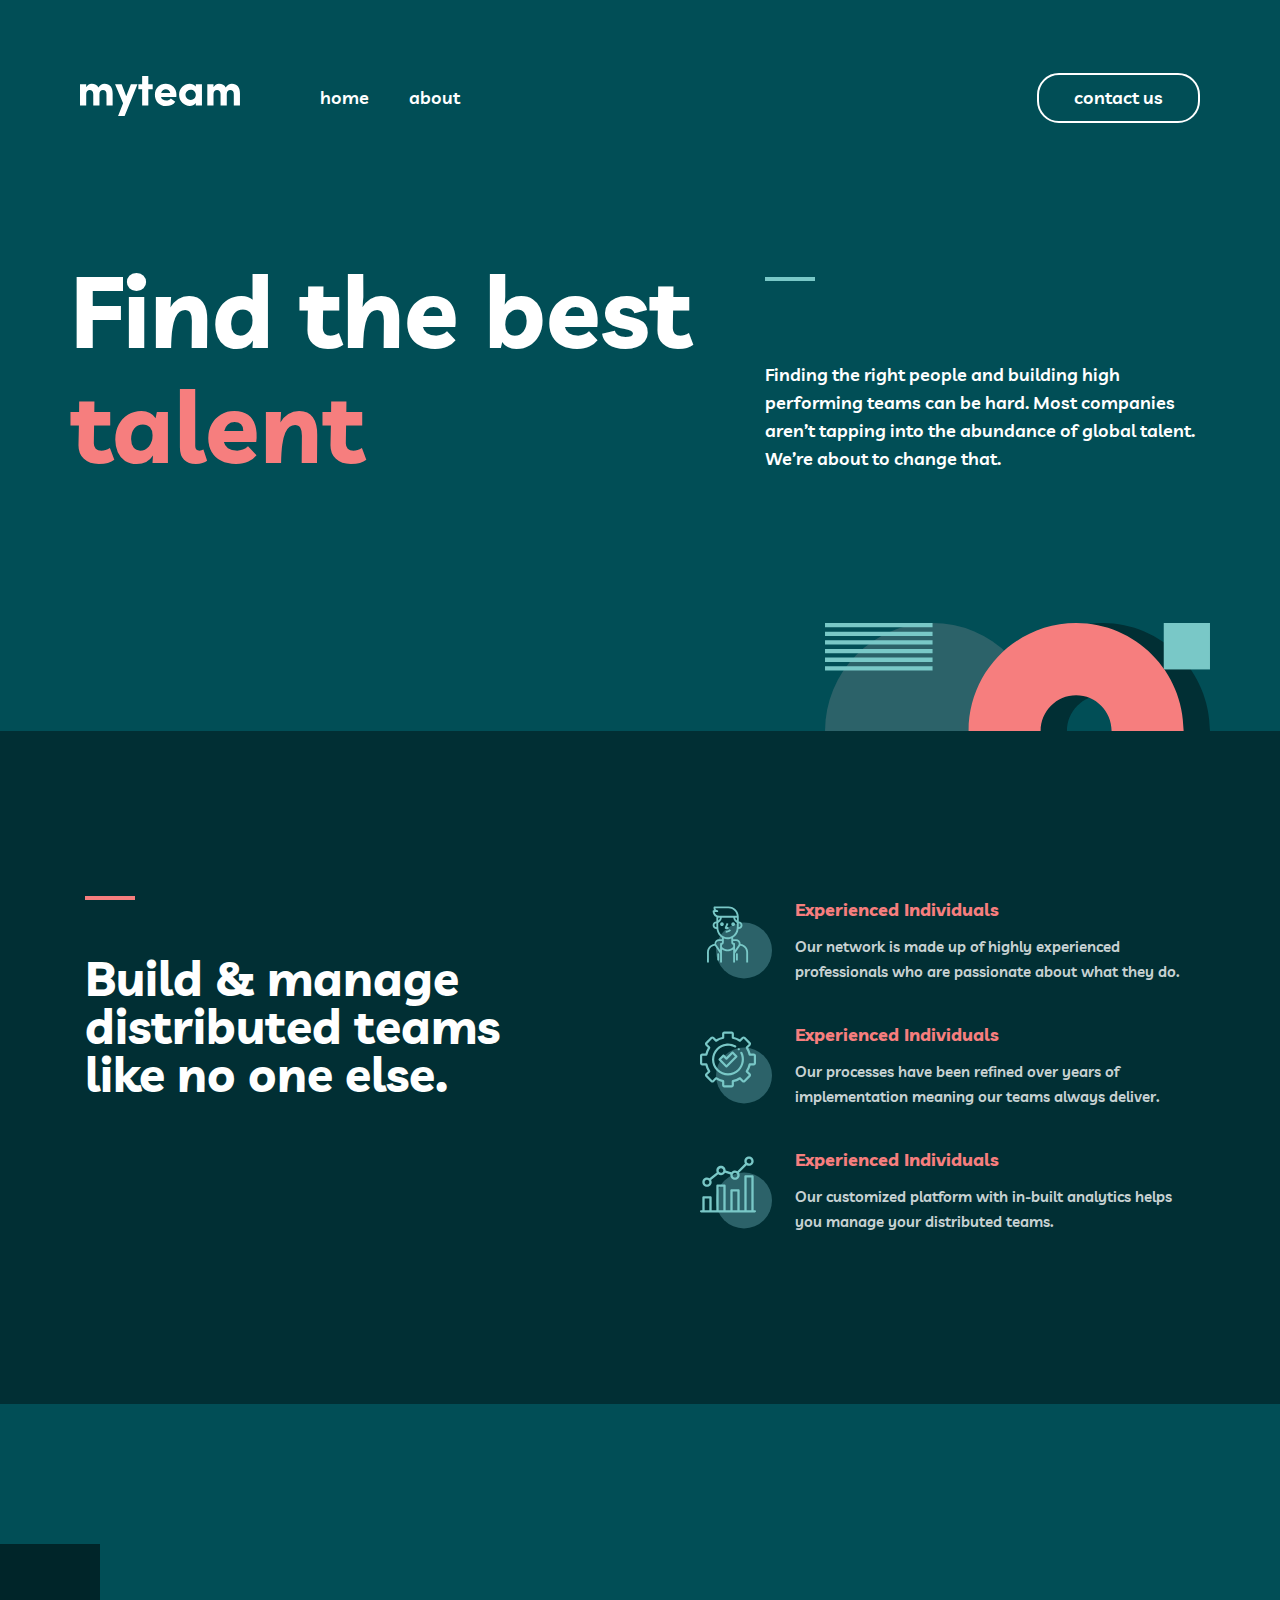
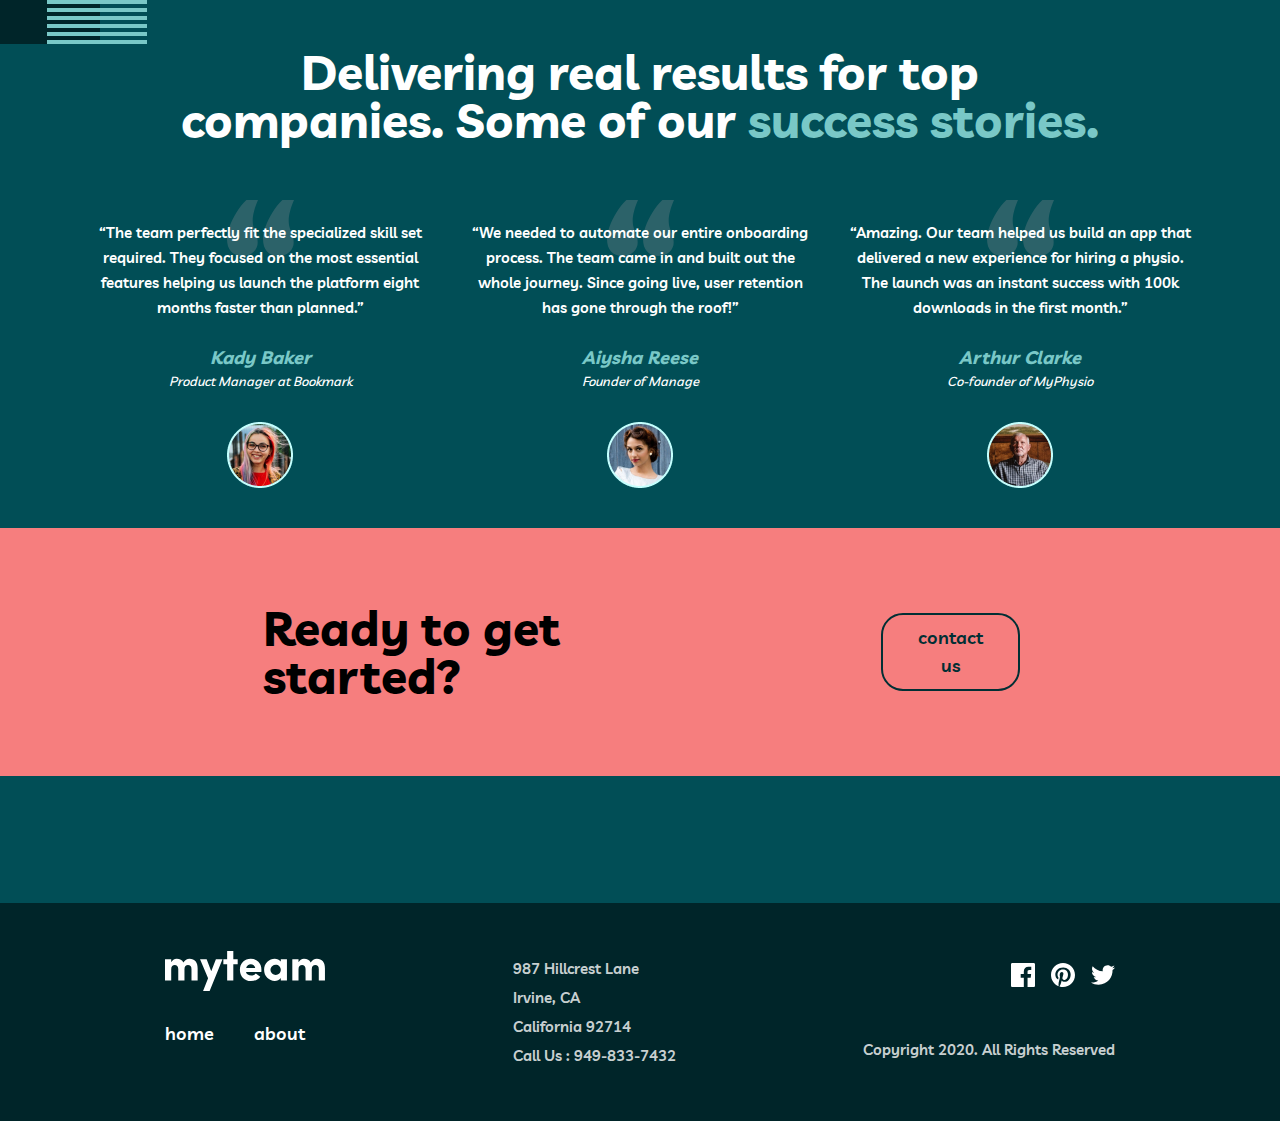
<file: index.html>
<!DOCTYPE html>
<html lang="en">
  <head>
    <meta charset="UTF-8" />
    <meta name="viewport" content="width=device-width, initial-scale=1.0" />
    <title>3-oy-imtihon</title>
    <link rel="stylesheet" href="css/main.css" />
  </head>
  <body>
    <header class="header">
         <div class="container header-container">
        <div class="header-wrapper">
          <div class="logo">
            <a href="./index.html">
              <img src="./images/home-logo.svg" alt="" />
            </a>
          </div>
          <nav class="nav">
            <ul class="nav-list">
              <li class="nav-item">
                <a class="nav-link" href="./index.html">home</a>
              </li>
              <li class="nav-item">
                <a class="nav-link margin" href="./pages/about.html">about</a>
              </li>
            </ul>
          </nav>
          <a href="./pages/contact.html">
            <button class="header-btn">contact us</button>
          </a>
    </header>
    <main class="main-1">
      <div class="container">
        <div class="main-1-container">
          <div class="main-1-title">
            Find the best <span class="main-1-title-span">talent</span>
          </div>
          <div class="main-1-text">
             <hr class="mian-1-text_hr">
             <div class="main-1-text-p">
               Finding the right people and building high performing teams can be hard. Most companies aren’t tapping into the abundance of global talent. We’re about to change that.
             </div>
             <img src="./images/Group7.svg" alt="" class="group7">
          </div>
          </div>
        </div>
      <section class="hero-1">
        <div class="container "> 
        <div class="hero-1-wrapper-1">
          <div class="hero-1-hr-text">
                <hr class="hero-1-hr">
         <div class="hero-1-text">Build & manage distributed teams like no one else.</div>
          </div>
       <div class="hero-1-wrapper-2">
        <div class="home-hero-1-img1">
          <div class="h-img-div1">
              <img src="./images/group9.svg" alt="" >
          <div class="hero-1-text-wrapper">
             <p class="hero-1-text-1">Experienced Individuals<p>
                <p class="hero-1-text-2">
                  Our network is made up of highly experienced professionals who
                  are passionate about what they do.
                 <p>
          </div>
          </div>

        </div>
         <div class="home-hero-1-img2">
          <div class="h-img-div2">
             <img src="./images/group10.svg" alt="">
           <div class="hero-1-text-wrapper">
             <p class="hero-1-text-1">Experienced Individuals<p>
                <p class="hero-1-text-2">
                  Our processes have been refined over years of implementation meaning our teams always deliver.
                 <p>
           </div>
          </div>
        </div>
        <div class="home-hero-1-img3">
           <div class="h-img-div3">
            <img src="./images/group11.svg" alt="">
            <div class="hero-1-text-wrapper">
                <p class="hero-1-text-1">Experienced Individuals<p>
                <p class="hero-1-text-2">
                  Our customized platform with in-built analytics helps you manage your distributed teams.
                 <p>
            </div>
        </div>
        </div>
       </div>
      </div>   
    </div>
      </section>
      <section class="hero-2">    
        <div class="container">
           <img src="./images/hero-2-img1.svg" alt="" class="icon-2">
          <div class="hero-2-wrapper">
            <h2 class="hero-2-title">
              Delivering real results for top <br> companies. Some of our  <span class="hero-2-title-span">success stories.</span>
            </h2>
            <div class="hero-2-box-wrapper">
                    <div class="hero-2-box1">
                      <img src="./images/icon.svg" alt="" class="icon-img">
             <p class="hero-2box1-p1"> “The team perfectly fit the specialized skill set required. They focused on the most essential features helping us launch the platform eight months faster than planned.”</p>
             <p class="hero-2-box1-p2">
            <span class="kady-span"> Kady Baker</span> 
            <br>
           Product Manager at Bookmark
          </p>
                <img src="./images/kady.png" alt="" class="kady">    
            </div>
             <div class="hero-2-box2">
                      <img src="./images/icon.svg" alt="" class="icon-img">
             <p class="hero-2box1-p1">“We needed to automate our entire onboarding process. The team came in and built out the whole journey. Since going live, user retention has gone through the roof!”</p>
             <p class="hero-2-box1-p2">
            <span class="kady-span"> Aiysha Reese</span> 
            <br>
           Founder of Manage
          </p>
          <img src="./images/aisha.png" alt="">
            </div>
             <div class="hero-2-box3">
                      <img src="./images/icon.svg" alt="" class="icon-img">
             <p class="hero-2box1-p1">“Amazing. Our team helped us build an app that delivered a new experience for hiring a physio. The launch was an instant success with 100k downloads in the first month.”</p>
             <p class="hero-2-box1-p2">
            <span class="kady-span"> Arthur Clarke</span> 
            <br>
           Co-founder of MyPhysio
                </p>
                <img src="./images/arthur.png" alt="">
            </div>
            </div>
          </div>
        </div>
      </section>
      <section class="hero-3">
        <div class="container">
          <div class="hero-3-wrapper">
            <h2 class="hero-3-h2">Ready to get started?<h2>
             <a href="./pages/contact.html">
            <button class="hero-3-btn">contact us</button>
          </a>
          </div>
        </div>
      </section>
    </main>
    <footer class="footer-home">
      <div class="container">
        <div class="footer-container">
           <div class="footer-logo">
           <a href="#">
          <img src="./images/home-logo.svg" alt="" class="footer-logo">
        </a>
          <nav class="footer-nav">
            <ul class="footer-nav-list">
              <li class="footer-nav-item">
                <a class="footer-nav-link" href="./index.html">home</a>
              </li>
              <li class="footer-nav-item">
                <a class="footer-nav-link " href="./pages/about.html">about</a>
              </li>
            </ul>
          </nav>
        </div>  
        <div class="footer-royhat">
          <p class="footer-text">987  Hillcrest Lane</p>
          <p class="footer-text">Irvine, CA</p>
         <p class="footer-text"> California 92714</p>
          <p class="footer-text">Call Us : 949-833-7432</p>
        </div>   
        <div class="footer-div-link">
            <div class="footer-link-icon">
              <img src="./images/icon-facebook.svg" alt="">
              <img src="./images/icon-pinterest.svg" alt="">
              <img src="./images/icon-twitter.svg" alt= "">
            </div>
            <div class="footer-link_text">
            <p class="footer-p-text">
              Copyright 2020. All Rights Reserved
            </p>  
            </div>
        </div>
        </div>
      </div>
    </footer>
  </body>
</html>
</file>
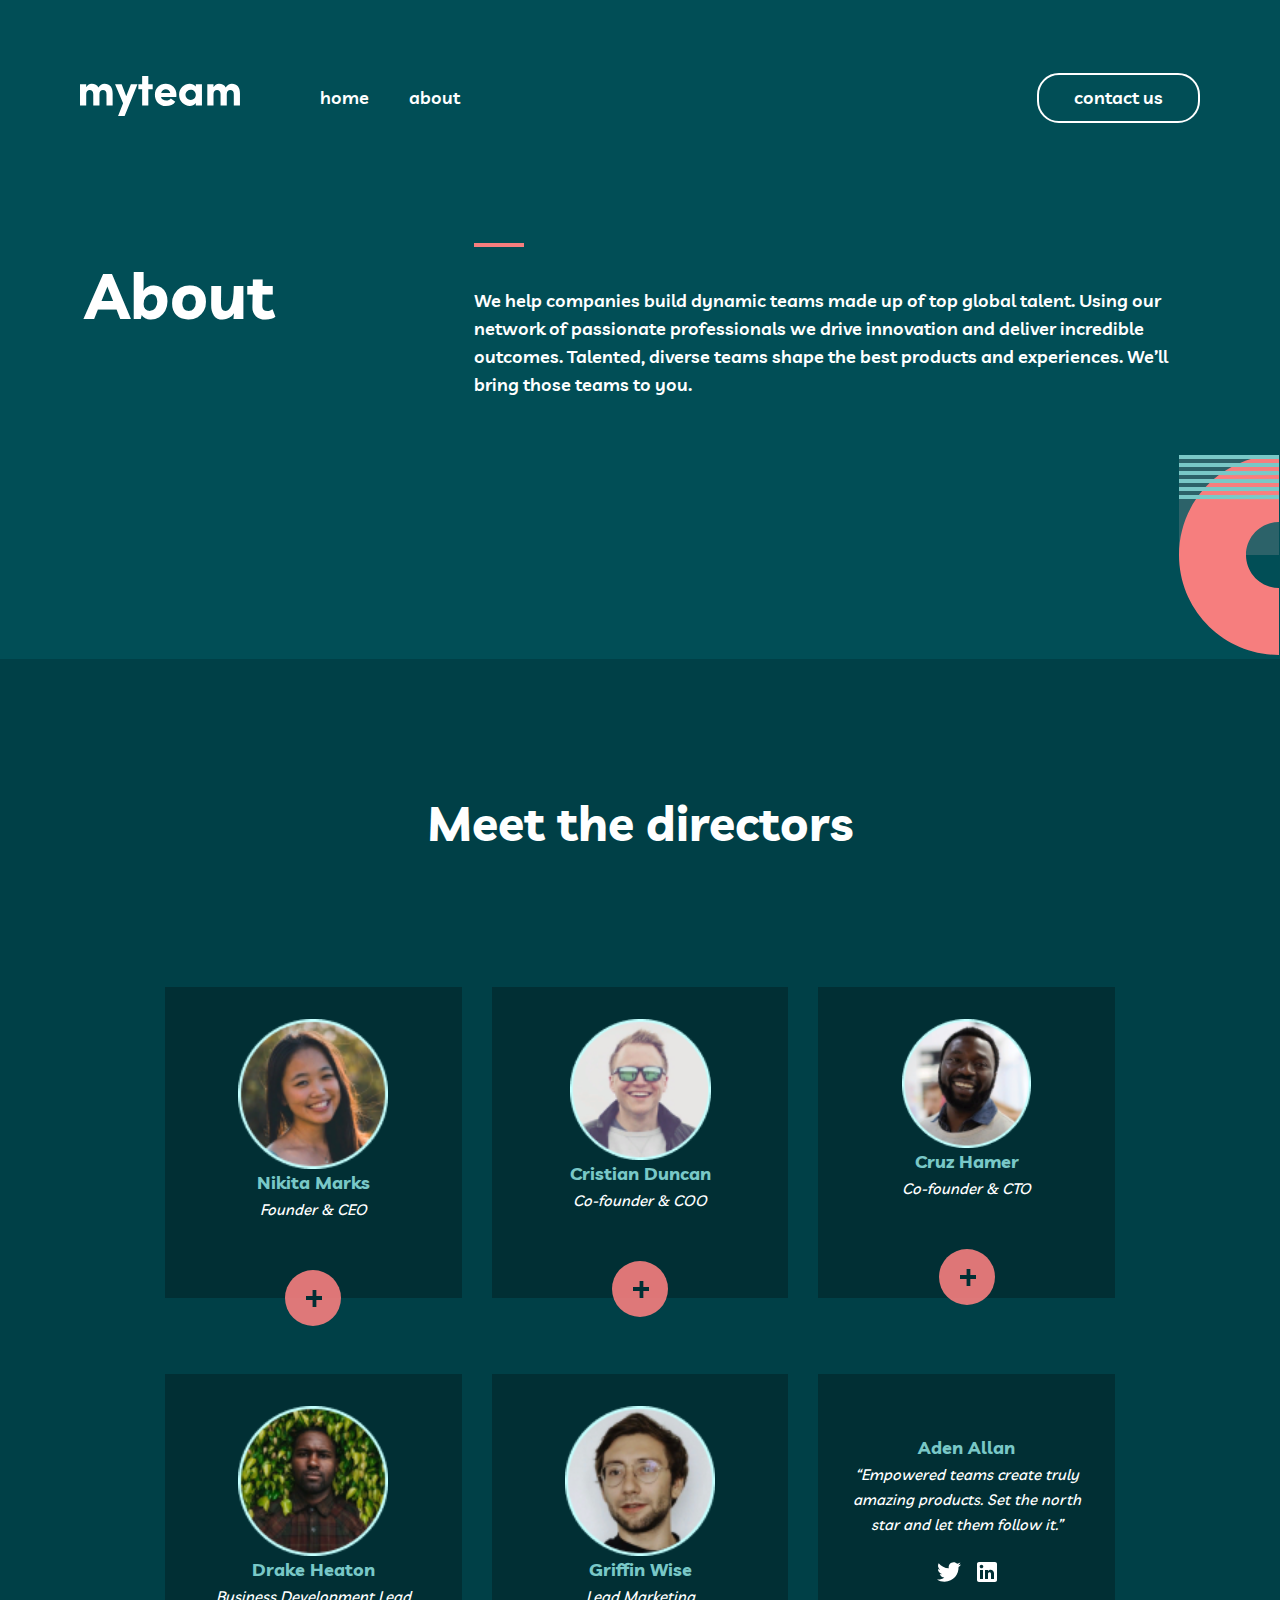
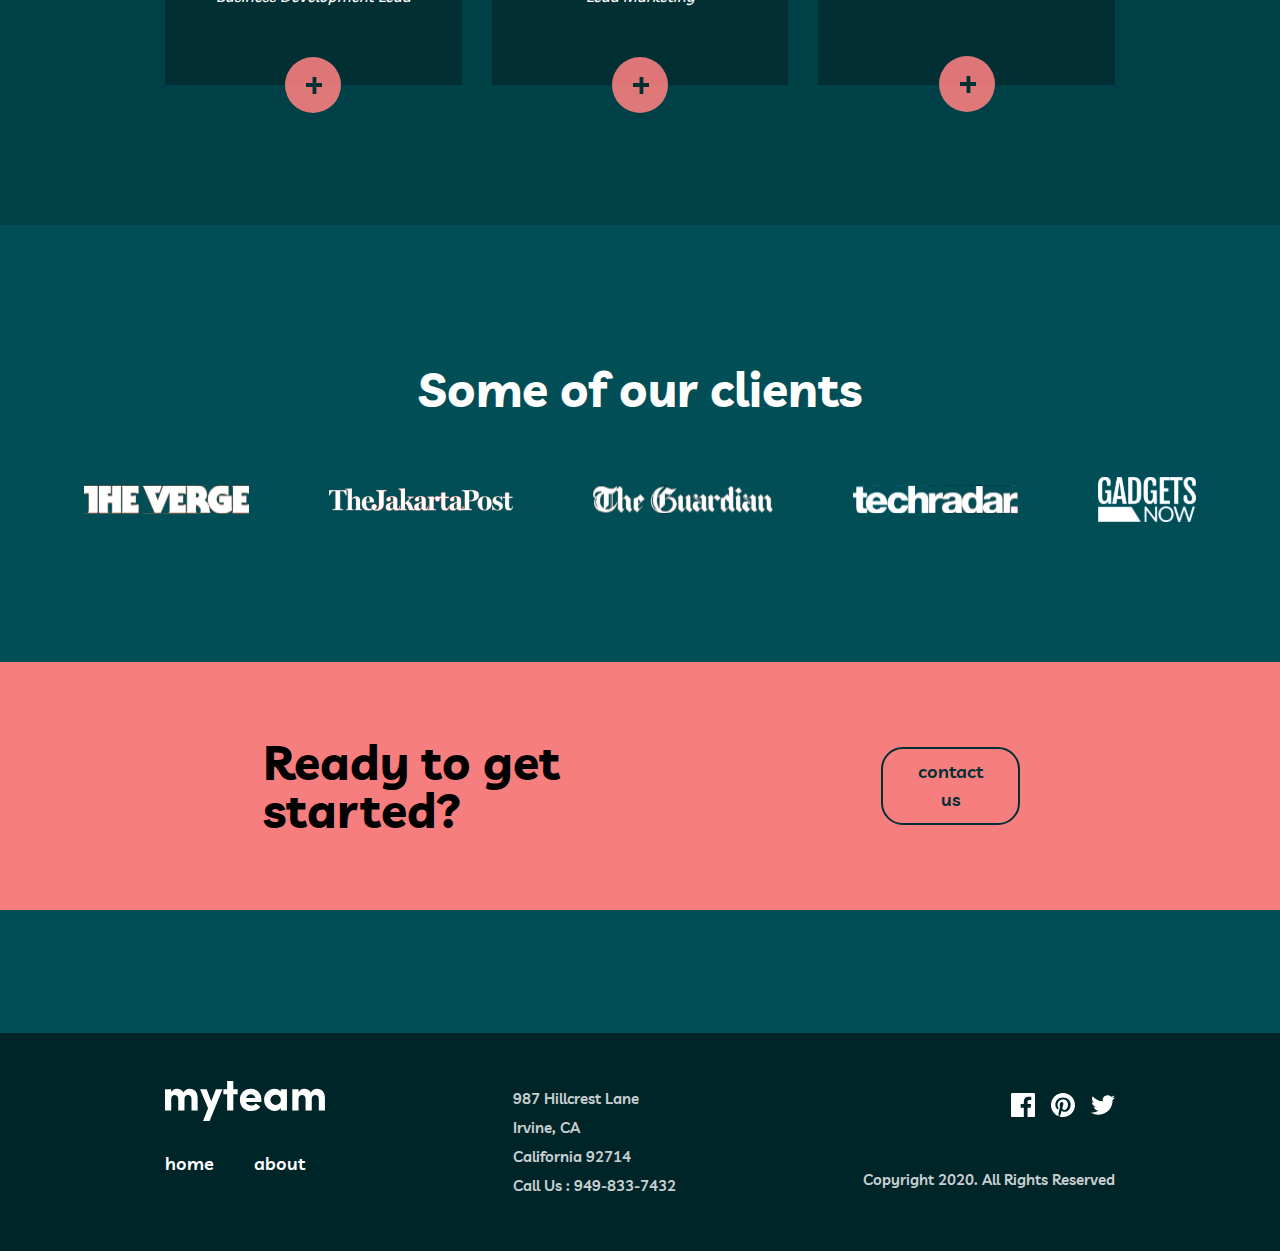
<file: pages/about.html>
<!DOCTYPE html>
<html lang="en">
  <head>
    <meta charset="UTF-8" />
    <meta name="viewport" content="width=device-width, initial-scale=1.0" />
    <title>imtihon-3</title>
    <link rel="stylesheet" href="../css/main.css" />
  </head>
  <body>
     <header class="header-about">
         <div class="container header-about-container">
        <div class="header-about-wrapper">
          <div class="logo-about">
            <a href="/index.html">
              <img src="../images/home-logo.svg" alt="" />
            </a>
          </div>
          <nav class="nav-about">
            <ul class="nav-list-about">
              <li class="nav-item-about">
                <a class="nav-link-about" href="/index.html">home</a>
              </li>
              <li class="nav-item-about">
                <a class="nav-link-about margin" href="/pages/about.html">about</a>
              </li>
            </ul>
          </nav>
          <a href="/pages/contact.html">
            <button class="header-btn-about">contact us</button>
          </a>
    </header>
    <main class="about-main">
     <section class="about-hero-1">
         <div class="container a-main-container">
          <div class="a-main-div1">
              <h2 class="a-hero-title">About</h2>
          </div>
      <div class="a-main-div2">
        <hr class="a-main-hr">
        <div class="a-main-p">We help companies build dynamic teams made up of top global talent. Using our network of passionate professionals we drive innovation and deliver incredible outcomes. Talented, diverse teams shape the best products and experiences. We’ll bring those teams to you.</div>
      </div>
         <img src="../images/Group8-2.svg" alt="" class="about-img1">
      </section>
      <section class="about-hero-2">
        <div class="container a-hero-2-container">
        <div class="a-hero-2-wrapper">
             <h2 class="a-hero-2-title">Meet the directors</h2>
             <div class="box-1-qator">
                <div class="hero-2-box">
             <div class="hero-2-box-wrapperr">
              <img src="../images/nikita.png" alt=""  width="150px">
            <div class="box-1-deck">
              <h2 class="box-1-h2">Nikita Marks</h2>
            <p class="box-1-p"> Founder & CEO  </p>
                </div>
             </div>
             <img src="../images/Group-plus.svg" alt="" class="group-plus">
                                   </div>
          <div class="hero-2-box">
            <div class="hero-2-box2-wrapperr">
              <img src="../images/cristian.png" alt="">
            <div class="box-2-deck">
               <h2 class="box-1-h2">Cristian Duncan</h2>
            <p class="box-1-p">Co-founder & COO</p>
            </div>
            </div>
            <img src="../images/Group-plus.svg" alt="" class="group-plus">
          </div>
           <div class="hero-2-box">
             <div class="hero-2-box3-wrapperr">
              <img src="../images/cruz.png" alt="">
            <div class="box-3deck">
                 <h2 class="box-1-h2">Cruz Hamer</h2>
            <p class="box-1-p">Co-founder & CTO</p>
            </div>
          </div> 
          <img src="../images/Group-plus.svg" alt="" class="group-plus"> 
          </div>
             </div>
            <div class="box-2-qator">
              <div class="hero-2-box">
             <div class="hero-2-box-wrapperr">
              <img src="../images/drake.png" alt=""  width="150px">
            <div class="box-1-deck">
              <h2 class="box-1-h2">Drake Heaton</h2>
            <p class="box-1-p">Business Development Lead</p>
                </div>
             </div>
             <img src="../images/Group-plus.svg" alt="" class="group-plus"></div>
             <div class="hero-2-box">
             <div class="hero-2-box-wrapperr">
              <img src="../images/griffin (1).png" alt=""  width="150px">
            <div class="box-1-deck">
              <h2 class="box-1-h2">Griffin Wise</h2>
            <p class="box-1-p">Lead Marketing</p>
                </div>
             </div>
             <img src="../images/Group-plus.svg" alt="" class="group-plus">
                                   </div>
                                   <div class="hero-2-box">
             <div class="svg-2-box-wrapperr">
            <div class="box-1-deck">
              <h2 class="box-1-h2">Aden Allan</h2>
            <p class="box-1-p">“Empowered teams create truly amazing products. Set the north star and let them follow it.”</p>
                </div>
                <div class="svg-img">
                  <img src="../images/icon-twitter.svg" alt="">
                  <img src="../images/icon-linkedin.svg" alt="">
                </div>
             </div>
             <img src="../images/Group-plus.svg" alt="" class="group-2-img">
                                   </div>
            </div>  
        </div>
        </div>
      </section>
      <section class="about-hero-4">
        <div class="container">
          <div class="about-hero-4-wrapper">
            <h2 class="about-4-wrapper-h2">
              Some of our clients
            </h2>
            <div class="about-hero-4-svg">
              <img src="../images/the-verge1.svg" alt="">
              <img src="../images/the-jakarta-post.svg" alt="">
              <img src="../images/the-guardian.svg" alt="">
              <img src="../images/techradar.svg" alt="">
              <img src="../images/gadgets-now.svg" alt="">
            </div>
          </div>
        </div>
      </section>
        <section class="hero-3">      
          <div class="hero-3-wrapper">
            <h2 class="hero-3-h2">Ready to get started?<h2>
             <a href="../pages/contact.html">
            <button class="hero-3-btn">contact us</button>
          </a>
          </div>
        </div>
          </div>
      </section>
      </div>
    </main>
    <footer class="footer-about">
      <div class="container">
        <div class="footer-container-about">
           <div class="footer-logo">
           <a href="#">
          <img src="../images/home-logo.svg" alt="" class="footer-logo">
        </a>
          <nav class="footer-nav">
            <ul class="footer-nav-list">
              <li class="footer-nav-item">
                <a class="footer-nav-link" href="../index.html">home</a>
              </li>
              <li class="footer-nav-item">
                <a class="footer-nav-link " href="./pages/about.html">about</a>
              </li>
            </ul>
          </nav>
        </div>  
        <div class="footer-royhat">
          <p class="footer-text">987  Hillcrest Lane</p>
          <p class="footer-text">Irvine, CA</p>
         <p class="footer-text"> California 92714</p>
          <p class="footer-text">Call Us : 949-833-7432</p>
        </div>   
        <div class="footer-div-link">
            <div class="footer-link-icon">
              <img src="../images/icon-facebook.svg" alt="">
              <img src="../images/icon-pinterest.svg" alt="">
              <img src="../images/icon-twitter.svg" alt= "">
            </div>
            <div class="footer-link_text">
            <p class="footer-p-text">
              Copyright 2020. All Rights Reserved
            </p>  
            </div>
        </div>
        </div>
      </div>
    </footer>
  </body>
</html>
</file>
<file: css/main.css>
/*
* Prefixed by https://autoprefixer.github.io
* PostCSS: v8.4.14,
* Autoprefixer: v10.4.7
* Browsers: last 4 version
*/
/*! normalize.css v8.0.1 | MIT License | github.com/necolas/normalize.css */
/* Document
   ========================================================================== */
/**
 * 1. Correct the line height in all browsers.
 * 2. Prevent adjustments of font size after orientation changes in iOS.
 */
html {
  line-height: 1.15; /* 1 */
  -webkit-text-size-adjust: 100%; /* 2 */
}

/* Sections
   ========================================================================== */
/**
 * Remove the margin in all browsers.
 */
body {
  margin: 0;
}

/**
 * Render the `main` element consistently in IE.
 */
main {
  display: block;
}

/**
 * Correct the font size and margin on `h1` elements within `section` and
 * `article` contexts in Chrome, Firefox, and Safari.
 */
h1 {
  font-size: 2em;
  margin: 0.67em 0;
}

/* Grouping content
   ========================================================================== */
/**
 * 1. Add the correct box sizing in Firefox.
 * 2. Show the overflow in Edge and IE.
 */
hr {
  box-sizing: content-box; /* 1 */
  height: 0; /* 1 */
  overflow: visible; /* 2 */
}

/**
 * 1. Correct the inheritance and scaling of font size in all browsers.
 * 2. Correct the odd `em` font sizing in all browsers.
 */
pre {
  font-family: monospace, monospace; /* 1 */
  font-size: 1em; /* 2 */
}

/* Text-level semantics
   ========================================================================== */
/**
 * Remove the gray background on active links in IE 10.
 */
a {
  background-color: transparent;
}

/**
 * 1. Remove the bottom border in Chrome 57-
 * 2. Add the correct text decoration in Chrome, Edge, IE, Opera, and Safari.
 */
abbr[title] {
  border-bottom: none; /* 1 */
  text-decoration: underline; /* 2 */
  -webkit-text-decoration: underline dotted;
  text-decoration: underline dotted; /* 2 */
}

/**
 * Add the correct font weight in Chrome, Edge, and Safari.
 */
b,
strong {
  font-weight: bolder;
}

/**
 * 1. Correct the inheritance and scaling of font size in all browsers.
 * 2. Correct the odd `em` font sizing in all browsers.
 */
code,
kbd,
samp {
  font-family: monospace, monospace; /* 1 */
  font-size: 1em; /* 2 */
}

/**
 * Add the correct font size in all browsers.
 */
small {
  font-size: 80%;
}

/**
 * Prevent `sub` and `sup` elements from affecting the line height in
 * all browsers.
 */
sub,
sup {
  font-size: 75%;
  line-height: 0;
  position: relative;
  vertical-align: baseline;
}

sub {
  bottom: -0.25em;
}

sup {
  top: -0.5em;
}

/* Embedded content
   ========================================================================== */
/**
 * Remove the border on images inside links in IE 10.
 */
img {
  border-style: none;
}

/* Forms
   ========================================================================== */
/**
 * 1. Change the font styles in all browsers.
 * 2. Remove the margin in Firefox and Safari.
 */
button,
input,
optgroup,
select,
textarea {
  font-family: inherit; /* 1 */
  font-size: 100%; /* 1 */
  line-height: 1.15; /* 1 */
  margin: 0; /* 2 */
}

/**
 * Show the overflow in IE.
 * 1. Show the overflow in Edge.
 */
button,
input {
  /* 1 */
  overflow: visible;
}

/**
 * Remove the inheritance of text transform in Edge, Firefox, and IE.
 * 1. Remove the inheritance of text transform in Firefox.
 */
button,
select {
  /* 1 */
  text-transform: none;
}

/**
 * Correct the inability to style clickable types in iOS and Safari.
 */
button,
[type=button],
[type=reset],
[type=submit] {
  -webkit-appearance: button;
}

/**
 * Remove the inner border and padding in Firefox.
 */
button::-moz-focus-inner,
[type=button]::-moz-focus-inner,
[type=reset]::-moz-focus-inner,
[type=submit]::-moz-focus-inner {
  border-style: none;
  padding: 0;
}

/**
 * Restore the focus styles unset by the previous rule.
 */
button:-moz-focusring,
[type=button]:-moz-focusring,
[type=reset]:-moz-focusring,
[type=submit]:-moz-focusring {
  outline: 1px dotted ButtonText;
}

/**
 * Correct the padding in Firefox.
 */
fieldset {
  padding: 0.35em 0.75em 0.625em;
}

/**
 * 1. Correct the text wrapping in Edge and IE.
 * 2. Correct the color inheritance from `fieldset` elements in IE.
 * 3. Remove the padding so developers are not caught out when they zero out
 *    `fieldset` elements in all browsers.
 */
legend {
  box-sizing: border-box; /* 1 */
  color: inherit; /* 2 */
  display: table; /* 1 */
  max-width: 100%; /* 1 */
  padding: 0; /* 3 */
  white-space: normal; /* 1 */
}

/**
 * Add the correct vertical alignment in Chrome, Firefox, and Opera.
 */
progress {
  vertical-align: baseline;
}

/**
 * Remove the default vertical scrollbar in IE 10+.
 */
textarea {
  overflow: auto;
}

/**
 * 1. Add the correct box sizing in IE 10.
 * 2. Remove the padding in IE 10.
 */
[type=checkbox],
[type=radio] {
  box-sizing: border-box; /* 1 */
  padding: 0; /* 2 */
}

/**
 * Correct the cursor style of increment and decrement buttons in Chrome.
 */
[type=number]::-webkit-inner-spin-button,
[type=number]::-webkit-outer-spin-button {
  height: auto;
}

/**
 * 1. Correct the odd appearance in Chrome and Safari.
 * 2. Correct the outline style in Safari.
 */
[type=search] {
  -webkit-appearance: textfield; /* 1 */
  outline-offset: -2px; /* 2 */
}

/**
 * Remove the inner padding in Chrome and Safari on macOS.
 */
[type=search]::-webkit-search-decoration {
  -webkit-appearance: none;
}

/**
 * 1. Correct the inability to style clickable types in iOS and Safari.
 * 2. Change font properties to `inherit` in Safari.
 */
::-webkit-file-upload-button {
  -webkit-appearance: button; /* 1 */
  font: inherit; /* 2 */
}

/* Interactive
   ========================================================================== */
/*
 * Add the correct display in Edge, IE 10+, and Firefox.
 */
details {
  display: block;
}

/*
 * Add the correct display in all browsers.
 */
summary {
  display: list-item;
}

/* Misc
   ========================================================================== */
/**
 * Add the correct display in IE 10+.
 */
template {
  display: none;
}

/**
 * Add the correct display in IE 10.
 */
[hidden] {
  display: none;
}

* {
  margin: 0;
  padding: 0;
  box-sizing: border-box;
}

html {
  height: 100%;
  scroll-behavior: smooth;
}

body {
  display: flex;
  flex-direction: column;
  height: 100%;
  background-color: #014e56;
}

main {
  height: 100%;
  flex-grow: 1;
}

ul,
ol {
  list-style: none;
}

a {
  text-decoration: none;
  color: inherit;
}

.container {
  width: 100%;
  max-width: 1770px;
  margin: 0 auto;
}

/* livvic-100 - latin */
@font-face {
  font-display: swap; /* Check https://developer.mozilla.org/en-US/docs/Web/CSS/@font-face/font-display for other options. */
  font-family: "Livvic";
  font-style: normal;
  font-weight: 100;
  src: url("../fonts/livvic-v14-latin-100.woff2") format("woff2"); /* Chrome 36+, Opera 23+, Firefox 39+, Safari 12+, iOS 10+ */
}
/* livvic-200 - latin */
@font-face {
  font-display: swap; /* Check https://developer.mozilla.org/en-US/docs/Web/CSS/@font-face/font-display for other options. */
  font-family: "Livvic";
  font-style: normal;
  font-weight: 200;
  src: url("../fonts/livvic-v14-latin-200.woff2") format("woff2"); /* Chrome 36+, Opera 23+, Firefox 39+, Safari 12+, iOS 10+ */
}
/* livvic-300 - latin */
@font-face {
  font-display: swap; /* Check https://developer.mozilla.org/en-US/docs/Web/CSS/@font-face/font-display for other options. */
  font-family: "Livvic";
  font-style: normal;
  font-weight: 300;
  src: url("../fonts/livvic-v14-latin-300.woff2") format("woff2"); /* Chrome 36+, Opera 23+, Firefox 39+, Safari 12+, iOS 10+ */
}
/* livvic-regular - latin */
@font-face {
  font-display: swap; /* Check https://developer.mozilla.org/en-US/docs/Web/CSS/@font-face/font-display for other options. */
  font-family: "Livvic";
  font-style: normal;
  font-weight: 400;
  src: url("../fonts/livvic-v14-latin-regular.woff2") format("woff2"); /* Chrome 36+, Opera 23+, Firefox 39+, Safari 12+, iOS 10+ */
}
/* livvic-500 - latin */
@font-face {
  font-display: swap; /* Check https://developer.mozilla.org/en-US/docs/Web/CSS/@font-face/font-display for other options. */
  font-family: "Livvic";
  font-style: normal;
  font-weight: 500;
  src: url("../fonts/livvic-v14-latin-500.woff2") format("woff2"); /* Chrome 36+, Opera 23+, Firefox 39+, Safari 12+, iOS 10+ */
}
/* livvic-600 - latin */
@font-face {
  font-display: swap; /* Check https://developer.mozilla.org/en-US/docs/Web/CSS/@font-face/font-display for other options. */
  font-family: "Livvic";
  font-style: normal;
  font-weight: 600;
  src: url("../fonts/livvic-v14-latin-600.woff2") format("woff2"); /* Chrome 36+, Opera 23+, Firefox 39+, Safari 12+, iOS 10+ */
}
/* livvic-700 - latin */
@font-face {
  font-display: swap; /* Check https://developer.mozilla.org/en-US/docs/Web/CSS/@font-face/font-display for other options. */
  font-family: "Livvic";
  font-style: normal;
  font-weight: 700;
  src: url("../fonts/livvic-v14-latin-700.woff2") format("woff2"); /* Chrome 36+, Opera 23+, Firefox 39+, Safari 12+, iOS 10+ */
}
/* livvic-900 - latin */
@font-face {
  font-display: swap; /* Check https://developer.mozilla.org/en-US/docs/Web/CSS/@font-face/font-display for other options. */
  font-family: "Livvic";
  font-style: normal;
  font-weight: 900;
  src: url("../fonts/livvic-v14-latin-900.woff2") format("woff2"); /* Chrome 36+, Opera 23+, Firefox 39+, Safari 12+, iOS 10+ */
}
.header-container {
  display: flex;
  align-items: center;
}
@media screen and (max-width: 1050px) {
  .header-container.container {
    width: 100%;
    max-width: 689px;
    margin: 0 auto;
  }
  .header-container .margin {
    margin: 0 auto;
    margin-right: 120px;
  }
}

.header-wrapper {
  display: flex;
  align-items: center;
  justify-content: center;
  margin: 0 auto;
}

.logo {
  margin-right: 80px;
}

.nav-list {
  display: flex;
  gap: 40px;
}

.nav-link {
  font-family: "Livvic";
  font-size: 18px;
  font-weight: 600;
  line-height: 28px;
  color: #fff;
}

.nav-link:hover {
  color: #f67e7e;
}

.nav-link:active {
  color: blue;
}

.header-btn {
  font-family: "Livvic";
  font-size: 18px;
  font-weight: 600;
  line-height: 28px;
  color: #fff;
  border: 2px solid #fff;
  padding-top: 9px;
  padding-bottom: 9px;
  padding-inline: 35px;
  background-color: transparent;
  border-radius: 22px;
}

.header-btn:hover {
  background-color: #fff;
  color: #014e56;
}

.margin {
  margin-right: 577px;
}

.footer-home {
  margin-top: 1350px;
  background-color: #002529;
}

.footer-container {
  width: 100%;
  max-width: 1310px;
  display: flex;
  align-items: center;
  justify-content: space-between;
  margin: 0 auto;
  padding: 48px 165px;
}

.footer-logo {
  margin-bottom: 25px;
}

.footer-royhat {
  display: flex;
  flex-direction: column;
  gap: 4px;
  font-family: "Livvic";
  font-size: 15px;
  font-weight: 600;
  line-height: 25px;
  color: rgba(255, 255, 255, 0.8);
}

.footer-nav-link:hover {
  color: #f67e7e;
}

.footer-text:hover {
  color: #954888;
}

.footer-text:active {
  color: green;
}

.footer-nav-link:active {
  color: chocolate;
}

.footer-nav-list {
  display: flex;
  gap: 40px;
  font-family: "Livvic";
  font-size: 18px;
  font-weight: 600;
  line-height: 28px;
  color: #fff;
}

.footer-div-link {
  display: flex;
  flex-direction: column;
  align-items: end;
  gap: 50px;
}

.footer-p-text {
  font-family: "Livvic";
  font-size: 15px;
  font-weight: 600;
  line-height: 25px;
  color: rgba(255, 255, 255, 0.8);
}

.footer-p-text:hover {
  color: #f67e7e;
}

.footer-link-icon {
  display: flex;
  gap: 20px;
}

.footer-p-text:active {
  color: cadetblue;
}

.main-1-container {
  width: 100%;
  max-width: 1600px;
  display: flex;
  justify-content: center;
  margin: 0 auto;
  gap: 60px;
}
@media screen and (max-width: 1050px) {
  .main-1-container {
    width: 100%;
    max-width: 683px;
    margin: 0 auto;
    display: flex;
    flex-direction: column;
    justify-content: center;
    align-items: center;
    margin-top: 112px;
  }
  .main-1-container .main-text {
    display: flex;
    flex-direction: column;
    justify-content: center;
    text-align: center;
  }
  .main-1-container .mian-1-text_hr {
    display: none;
  }
  .main-1-container .group7 {
    margin: 0;
  }
  .main-1-container .main-1-text-p {
    text-align: center;
    margin-bottom: 250px;
  }
  .main-1-container .main-1-title {
    width: 100%;
    max-width: 600px;
    text-align: center;
  }
}

.main-1-img {
  margin-right: 65px;
}

.hero-1 {
  background-color: #012f34;
}

.main-1-title {
  width: 100%;
  max-width: 635px;
  font-family: "Livvic";
  font-size: 100px;
  font-weight: 700;
  color: #fff;
}

.main-1-text {
  display: flex;
  flex-direction: column;
}

.main-1-text-p {
  width: 445px;
  font-family: "Livvic";
  font-size: 18px;
  font-weight: 600;
  line-height: 28px;
  color: #fff;
  margin-bottom: 150px;
}

.main-1-title-span {
  color: #f67e7e;
}

.mian-1-text_hr {
  margin-top: 24px;
  margin-bottom: 80px;
  width: 50px;
  height: 4px;
  background-color: #79c8c7;
  border: 0;
}

.group7 {
  margin-left: 60px;
}

.hero-1-wrapper-1 {
  display: flex;
  justify-content: center;
  margin: 0 auto;
  width: 100%;
  max-width: 1110px;
  gap: 125px;
  padding: 165px 0;
  margin-bottom: 140px;
}
@media screen and (max-width: 1050px) {
  .hero-1-wrapper-1 {
    width: 100%;
    max-width: 440px;
    display: flex;
    flex-direction: column;
    justify-content: center;
    margin: 0 auto;
    gap: 64px;
    padding-top: 100px;
  }
  .hero-1-wrapper-1 .hero-1-wrapper-2 {
    width: 100%;
    max-width: 587px;
    display: flex;
    flex-direction: column;
    margin: 0 auto;
  }
  .hero-1-wrapper-1 .hero-1-text-1 {
    font-size: 18px;
  }
  .hero-1-wrapper-1 .hero-1-text-2 {
    width: 100%;
    max-width: 468px;
    font-size: 15px;
  }
}

.hero-1-wrapper-2 {
  display: flex;
  flex-direction: column;
  gap: 32px;
}

.h-img-div1 {
  display: flex;
  gap: 23px;
}

.h-img-div2 {
  display: flex;
  gap: 23px;
}

.h-img-div3 {
  display: flex;
  gap: 23px;
}

.hero-1-text-wrapper {
  display: flex;
  flex-direction: column;
  gap: 5px;
}

.hero-1-hr-text {
  display: flex;
  flex-direction: column;
  gap: 54px;
}

.hero-1-hr {
  width: 50px;
  height: 4px;
  background-color: #f67e7e;
  border: 0;
}

.hero-1-text {
  font-family: "Livvic";
  font-size: 48px;
  font-weight: 700;
  line-height: 48px;
  color: #fff;
}

.hero-1-text-1 {
  font-family: "Livvic";
  font-size: 18px;
  font-weight: 700;
  line-height: 28px;
  color: #f67e7e;
}

.hero-1-text-2 {
  width: 400px;
  font-family: "Livvic";
  font-size: 15px;
  font-weight: 600;
  line-height: 25px;
  color: rgba(255, 255, 255, 0.8);
}

.home-hero-1-img1 {
  display: flex;
}

.home-hero-1-img2 {
  display: flex;
}

.home-hero-1-img3 {
  display: flex;
}

.hero-2-wrapper {
  display: flex;
  flex-direction: column;
  margin: 0 auto;
  gap: 56px;
}

.hero-2-box-wrapper {
  display: flex;
  align-items: center;
  justify-content: center;
  gap: 30px;
  margin-bottom: 40px;
}

.hero-2-title {
  font-family: "Livvic";
  font-size: 48px;
  font-weight: 700;
  line-height: 48px;
  text-align: center;
  color: #fff;
}

.hero-2-title-span {
  color: #79c8c7;
}

.hero-2-box1 {
  display: flex;
  flex-direction: column;
  align-items: center;
  top: -56px;
}

.hero-2-box2 {
  display: flex;
  flex-direction: column;
  align-items: center;
}

.hero-2-box3 {
  display: flex;
  flex-direction: column;
  align-items: center;
  top: 56px;
}

.hero-2box1-p1 {
  width: 350px;
  font-family: "Livvic";
  font-size: 15px;
  font-weight: 600;
  line-height: 25px;
  text-align: center;
  color: #fff;
  margin-bottom: 24px;
  margin-top: -36px;
}

.hero-2-box1-p2 {
  width: 350px;
  font-family: "Livvic";
  font-size: 13px;
  font-style: italic;
  font-weight: 500;
  line-height: 18px;
  letter-spacing: 0px;
  text-align: center;
  color: #fff;
  margin-bottom: 32px;
}

.kady-span {
  font-family: "Livvic";
  font-size: 18px;
  font-weight: 700;
  line-height: 28px;
  letter-spacing: 0px;
  text-align: center;
  color: #79c8c7;
}

.kady {
  display: flex;
}

.icon-img {
  width: 67px;
  height: 56px;
}

.hero-3 {
  background-color: #f67e7e;
}

.hero-3-btn {
  font-family: "Livvic";
  font-size: 18px;
  font-weight: 600;
  line-height: 28px;
  color: #012f34;
  border: 2px solid #012f34;
  padding-top: 9px;
  padding-bottom: 9px;
  padding-inline: 35px;
  background-color: transparent;
  border-radius: 22px;
}

.hero-3-wrapper {
  width: 100%;
  max-width: 1600px;
  display: flex;
  align-items: center;
  justify-content: center;
  gap: 200px;
  padding-top: 76px;
  padding-bottom: 76px;
  padding-left: 263px;
  padding-right: 260px;
}

.hero-3-h2 {
  font-family: "Livvic";
  font-size: 48px;
  font-weight: 700;
  line-height: 48px;
}

.hero-3-img {
  bottom: 0;
}

.header-container {
  display: flex;
  align-items: center;
  padding-top: 73px;
  margin-bottom: 130px;
}

.header-wrapper {
  display: flex;
  align-items: center;
  justify-content: center;
  margin: 0 auto;
}

.logo {
  margin-right: 80px;
}

.nav-list {
  display: flex;
  gap: 40px;
}

.nav-link {
  font-family: "Livvic";
  font-size: 18px;
  font-weight: 600;
  line-height: 28px;
  color: #fff;
}

.header-btn {
  font-family: "Livvic";
  font-size: 18px;
  font-weight: 600;
  line-height: 28px;
  color: #fff;
  border: 2px solid #fff;
  padding-top: 9px;
  padding-bottom: 9px;
  padding-inline: 35px;
  background-color: transparent;
  border-radius: 22px;
}

.margin {
  margin-right: 577px;
}

.header-about-container {
  display: flex;
  align-items: center;
  padding-top: 73px;
  margin-bottom: 120px;
}

.header-about-wrapper {
  display: flex;
  align-items: center;
  justify-content: center;
  margin: 0 auto;
}

.logo-about {
  margin-right: 80px;
}

.nav-list-about {
  display: flex;
  gap: 40px;
}

.nav-link-about {
  font-family: "Livvic";
  font-size: 18px;
  font-weight: 600;
  line-height: 28px;
  color: #fff;
}

.nav-link-about:hover {
  color: #f67e7e;
}

.nav-link-about:active {
  color: darkgoldenrod;
}

.header-btn-about {
  font-family: "Livvic";
  font-size: 18px;
  font-weight: 600;
  line-height: 28px;
  color: #fff;
  border: 2px solid #fff;
  padding-top: 9px;
  padding-bottom: 9px;
  padding-inline: 35px;
  background-color: transparent;
  border-radius: 22px;
}

.header-btn-about:hover {
  background-color: #fff;
  color: #014e56;
}

.margin {
  margin-right: 577px;
}

.a-main-container {
  width: 100%;
  max-width: 1110px;
}

.a-main-container {
  display: flex;
  gap: 200px;
  margin-bottom: 120px;
}

.about-hero-1 {
  padding-bottom: 140px;
}

.a-hero-title {
  font-family: "Livvic";
  font-size: 64px;
  font-weight: 700;
  line-height: 105px;
  color: #fff;
}

.a-main-div2 {
  display: flex;
  flex-direction: column;
  gap: 40px;
}

.a-main-hr {
  width: 50px;
  height: 4px;
  background-color: #f67e7e;
  border: 0;
}

.a-main-p {
  width: 100%;
  max-width: 730px;
  font-family: "Livvic";
  font-size: 18px;
  font-weight: 600;
  line-height: 28px;
  color: #fff;
}

.about-img1 {
  position: absolute;
  right: 1px;
  top: 455px;
}

.a-hero-2-container {
  width: 100%;
  max-width: 1500px;
  padding: 140px 165px;
}

.about-hero-2 {
  background-color: #004047;
}

.a-hero-2-wrapper {
  display: flex;
  justify-content: center;
  flex-direction: column;
  gap: 76px;
}

.a-hero-2-title {
  text-align: center;
  margin-bottom: 64px;
  font-family: Livvic;
  font-size: 48px;
  font-weight: 700;
  line-height: 48px;
  color: #fff;
}

.box-1-qator {
  display: flex;
  gap: 30px;
}

.box-2-qator {
  display: flex;
  gap: 30px;
}

.hero-2-box {
  display: flex;
  flex-direction: column;
  gap: 16px;
  align-items: center;
  width: 350px;
  background-color: #012f34;
}

.box-1-deck {
  display: flex;
  flex-direction: column;
}

.box-1-h2 {
  text-align: center;
  font-family: "Livvic";
  font-size: 18px;
  font-weight: 700;
  line-height: 28px;
  text-align: center;
  color: #79c8c7;
}

.box-1-p {
  text-align: center;
  font-family: "Livvic";
  font-size: 15px;
  font-style: italic;
  font-weight: 500;
  line-height: 25px;
  text-align: center;
  color: #fff;
}

.hero-2-box-wrapperr {
  display: flex;
  flex-direction: column;
  align-items: center;
  padding: 32px 24px;
}

.hero-2-box2-wrapperr {
  display: flex;
  flex-direction: column;
  padding: 32px 24px;
}

.hero-2-box3-wrapperr {
  display: flex;
  flex-direction: column;
  padding: 32px 24px;
}

.svg-2-box-wrapperr {
  display: flex;
  flex-direction: column;
  align-items: center;
  gap: 25px;
  padding-top: 60px;
  padding-inline: 24px;
  margin-bottom: 58px;
}

.group-2-img {
  margin-bottom: -100px;
}

.svg-img {
  display: flex;
  gap: 16px;
}

.group-plus {
  margin-bottom: -28px;
}

.hero-3 {
  background-color: #f67e7e;
}

.hero-3-btn {
  font-family: "Livvic";
  font-size: 18px;
  font-weight: 600;
  line-height: 28px;
  color: #012f34;
  border: 2px solid #012f34;
  padding-top: 9px;
  padding-bottom: 9px;
  padding-inline: 35px;
  background-color: transparent;
  border-radius: 22px;
}

.hero-3-btn:hover {
  color: #f67e7e;
  background-color: #fff;
}

.hero-3-wrapper {
  display: flex;
  align-items: center;
  justify-content: center;
  gap: 200px;
  padding-top: 76px;
  padding-bottom: 76px;
  padding-left: 263px;
  padding-right: 260px;
}

.hero-3-h2 {
  font-family: "Livvic";
  font-size: 48px;
  font-weight: 700;
  line-height: 48px;
}

.hero-3-img {
  bottom: 0;
}

.about-hero-4-wrapper {
  margin: 0 auto;
  display: flex;
  flex-direction: column;
  align-items: center;
  justify-content: center;
  padding-top: 140px;
  gap: 64px;
  margin-bottom: 140px;
}

.about-hero-4-svg {
  display: flex;
  gap: 80px;
}

.about-4-wrapper-h2 {
  font-family: "Livvic";
  font-size: 48px;
  font-weight: 700;
  line-height: 48px;
  text-align: center;
  color: #fff;
}

.footer-about {
  margin-top: 1490px;
  background-color: #002529;
}

.footer-container-about {
  width: 100%;
  max-width: 1310px;
  display: flex;
  align-items: center;
  justify-content: space-between;
  margin: 0 auto;
  padding: 48px 165px;
}

.footer-logo {
  margin-bottom: 25px;
}

.footer-royhat {
  display: flex;
  flex-direction: column;
  gap: 4px;
  font-family: "Livvic";
  font-size: 15px;
  font-weight: 600;
  line-height: 25px;
  color: rgba(255, 255, 255, 0.8);
}

.footer-nav-list {
  display: flex;
  gap: 40px;
  font-family: "Livvic";
  font-size: 18px;
  font-weight: 600;
  line-height: 28px;
  color: #fff;
}

.footer-div-link {
  display: flex;
  flex-direction: column;
  align-items: end;
}

.footer-p-text {
  font-family: "Livvic";
  font-size: 15px;
  font-weight: 600;
  line-height: 25px;
  color: rgba(255, 255, 255, 0.8);
}

.footer-link-icon {
  display: flex;
  gap: 16px;
}

.header-contact-container {
  display: flex;
  align-items: center;
  padding-top: 73px;
  margin-bottom: 120px;
}

.header-contact-wrapper {
  display: flex;
  align-items: center;
  justify-content: center;
  margin: 0 auto;
}

.logo-contact {
  margin-right: 80px;
}

.nav-list-contact {
  display: flex;
  gap: 40px;
}

.nav-link-contact {
  font-family: "Livvic";
  font-size: 18px;
  font-weight: 600;
  line-height: 28px;
  color: #fff;
}

.header-btn-contact {
  font-family: "Livvic";
  font-size: 18px;
  font-weight: 600;
  line-height: 28px;
  color: #fff;
  border: 2px solid #fff;
  padding-top: 9px;
  padding-bottom: 9px;
  padding-inline: 35px;
  background-color: transparent;
  border-radius: 22px;
}

.header-btn-contact:hover {
  color: #004047;
  background-color: #fff;
}

.margin {
  margin-right: 577px;
}

.nav-link-contact:hover {
  color: #f67e7e;
}

.nav-link-contact:active {
  color: blue;
}

.contact-main-container {
  display: flex;
  flex-direction: column;
  align-items: center;
  justify-content: center;
  margin: 0 auto;
  gap: 30px;
  margin-bottom: 120px;
}

.contact-h2 {
  font-family: "Livvic";
  font-size: 64px;
  font-weight: 700;
  line-height: 100px;
  color: #fff;
}

.contact-p {
  font-family: "Livvic";
  font-size: 32px;
  font-weight: 700;
  line-height: 48px;
  color: #f67e7e;
  margin-bottom: 32px;
}

.contact-wrapper-1 {
  display: flex;
}

.wraaper-1 {
  display: flex;
  flex-direction: column;
  margin-right: 120px;
}

.img-1-teks {
  display: flex;
  align-items: center;
  gap: 24px;
}

.teks {
  font-family: "Livvic";
  font-size: 18px;
  font-weight: 700;
  line-height: 28px;
  color: #fff;
}

.img-2-teks {
  display: flex;
  align-items: center;
  gap: 24px;
}

.img-3-teks {
  display: flex;
  align-items: center;
  gap: 24px;
}

.form {
  display: flex;
  flex-direction: column;
  justify-content: space-between;
  gap: 24px;
}

.input {
  border: 0;
  background-color: inherit;
  font-family: "Livvic";
  font-size: 15px;
  font-weight: 600;
  line-height: 25px;
  color: rgba(255, 255, 255, 0.8);
  outline: 0;
}

.text-area {
  height: 84px;
  outline: 0;
  border: 0;
  background-color: inherit;
}

.input-hr {
  width: 540px;
  height: 1px;
  background-color: #fff;
  border: 0;
}

.submit-btn {
  font-family: "Livvic";
  font-size: 18px;
  font-weight: 600;
  line-height: 28px;
  padding-top: 9px;
  padding-bottom: 11px;
  padding-left: 32px;
  padding-right: 32px;
  display: flex;
  align-self: start;
  border-radius: 24px;
  border: 0;
  color: #004047;
}

.submit-btn:hover {
  background-color: #004047;
  color: #fff;
  border: 1px solid #fff;
}

.submit-btn:active {
  color: blueviolet;
}

.contact-footer {
  background-color: #002529;
}

.footer-container-contact {
  width: 100%;
  max-width: 1310px;
  display: flex;
  align-items: center;
  justify-content: space-between;
  margin: 0 auto;
  padding: 48px 165px;
}

.footer-logo-contact {
  margin-bottom: 25px;
}

.footer-royhat-contact {
  display: flex;
  flex-direction: column;
  gap: 4px;
  font-family: "Livvic";
  font-size: 15px;
  font-weight: 600;
  line-height: 25px;
  color: rgba(255, 255, 255, 0.8);
}

.footer-nav-list-contact {
  display: flex;
  gap: 40px;
  font-family: "Livvic";
  font-size: 18px;
  font-weight: 600;
  line-height: 28px;
  color: #fff;
}

.footer-nav-link-contact:hover {
  color: chocolate;
  font-weight: 900;
}

.footer-nav-link-contact::after {
  content: "";
  rotate: 90deg;
}

.footer-div-link-contact {
  display: flex;
  flex-direction: column;
  align-items: end;
  gap: 50px;
}

.footer-p-text-contact {
  font-family: "Livvic";
  font-size: 15px;
  font-weight: 600;
  line-height: 25px;
  color: rgba(255, 255, 255, 0.8);
}

.footer-link-icon-contact {
  display: flex;
  gap: 16px;
}

.input:hover {
  background-color: #f67e7e;
}

.footer-p-text-contact:hover {
  color: aqua;
}

.footer-text-contact:hover {
  cursor: pointer;
  color: red;
}

.footer-text-contact:active {
  color: chocolate;
}

.footer-p-text-contact:active {
  color: darkorange;
}/*# sourceMappingURL=main.css.map */
</file>
